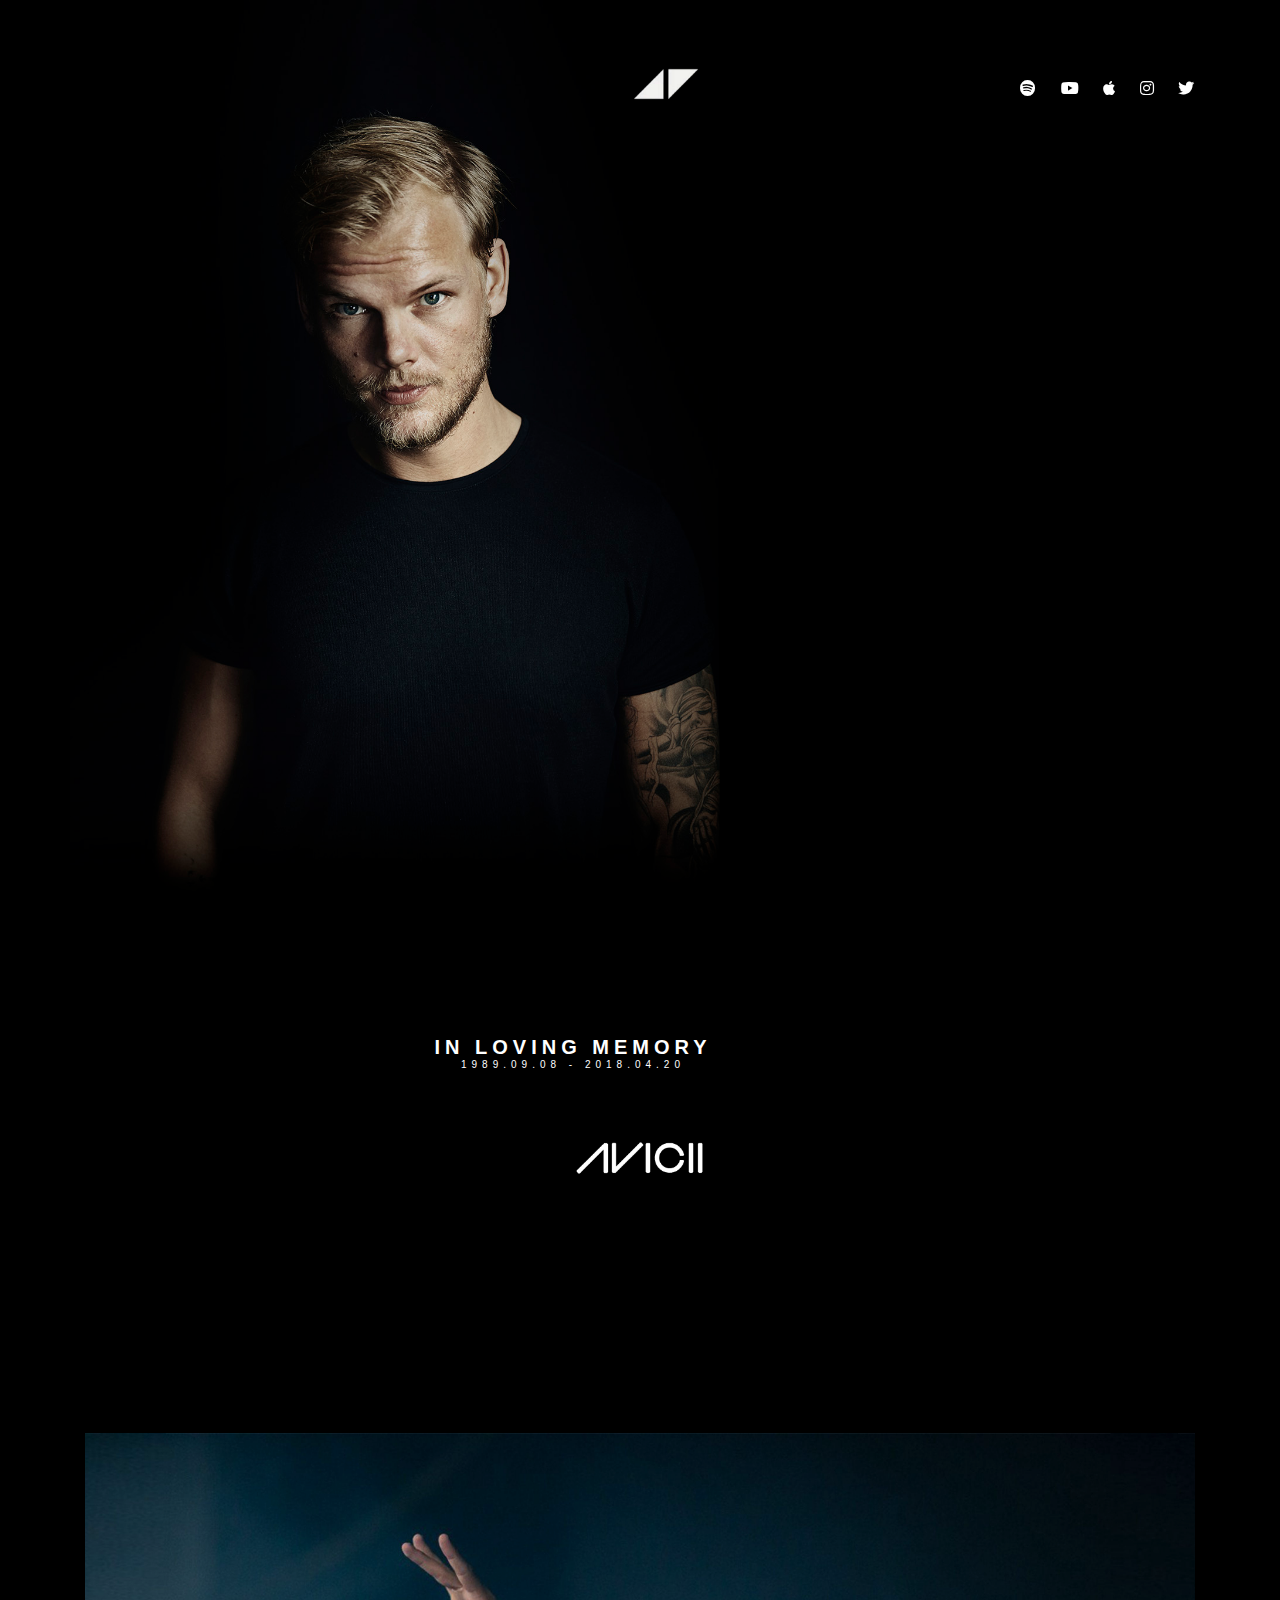
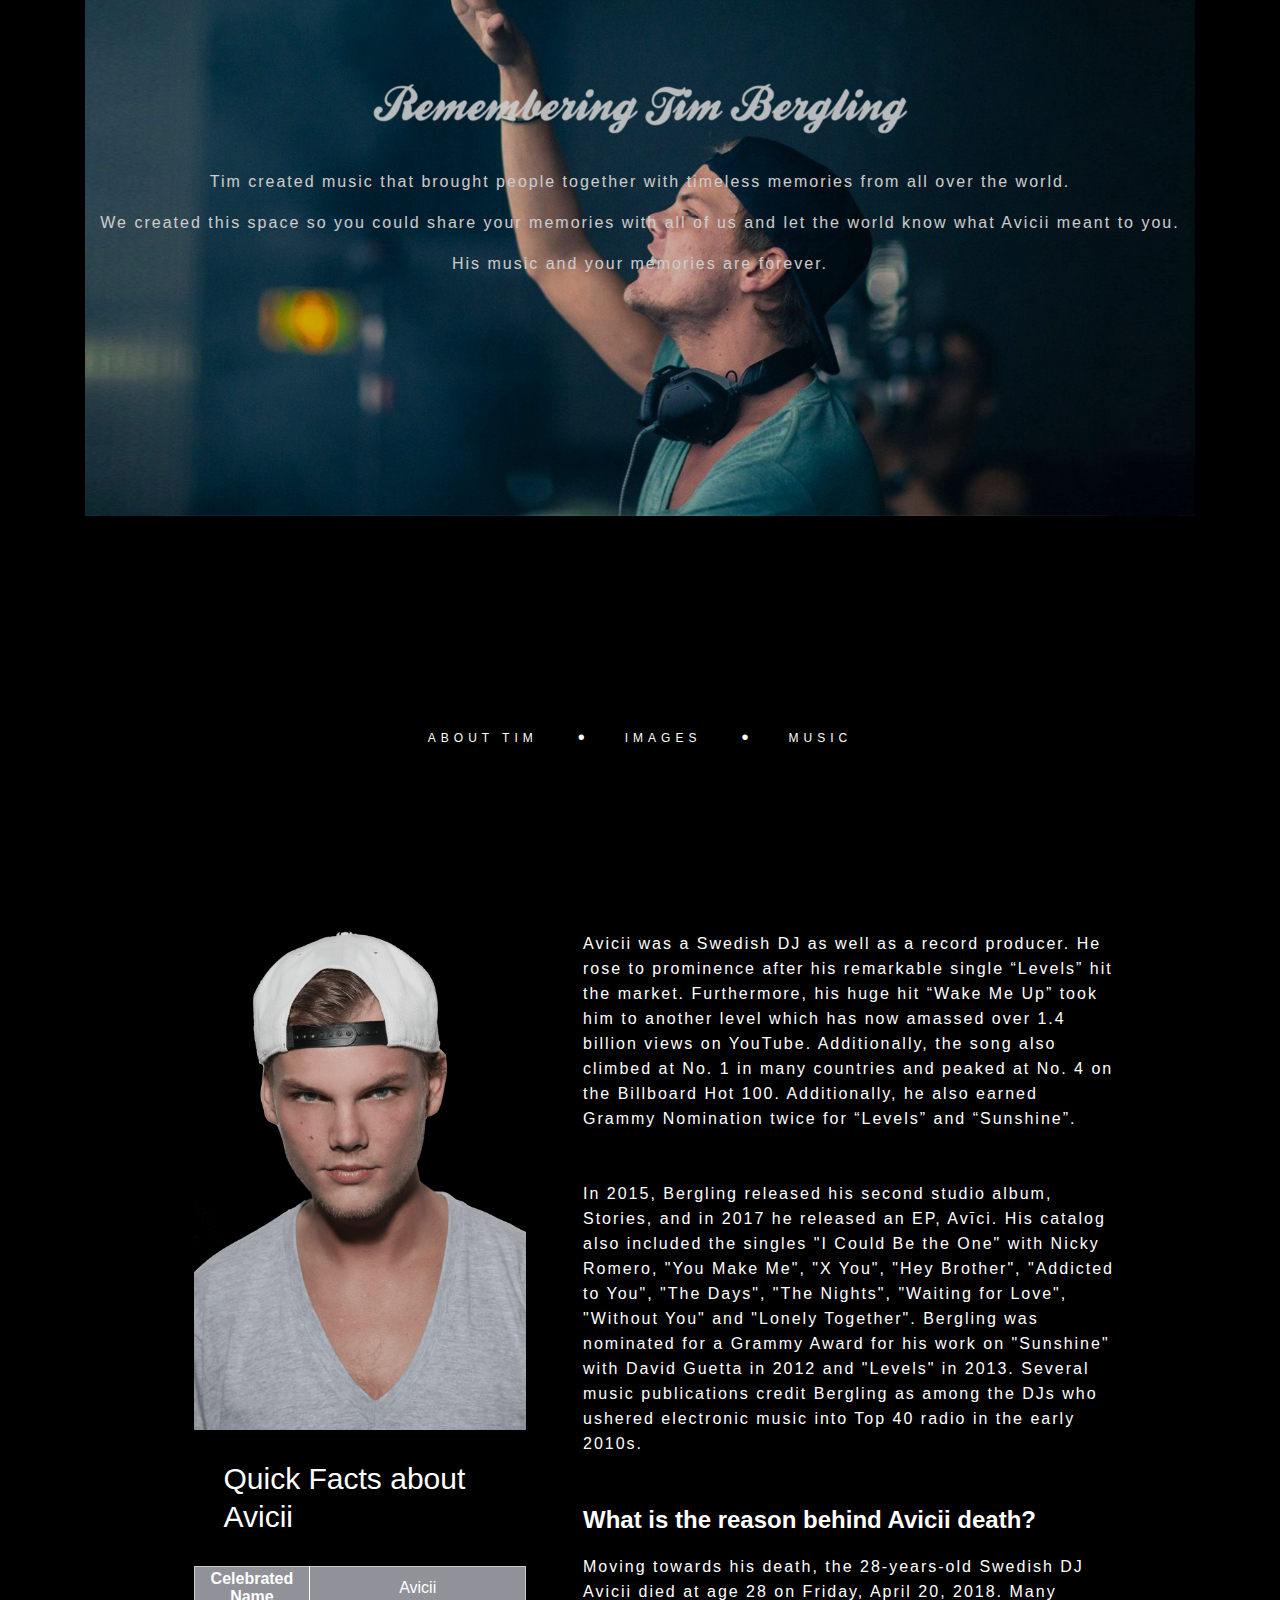
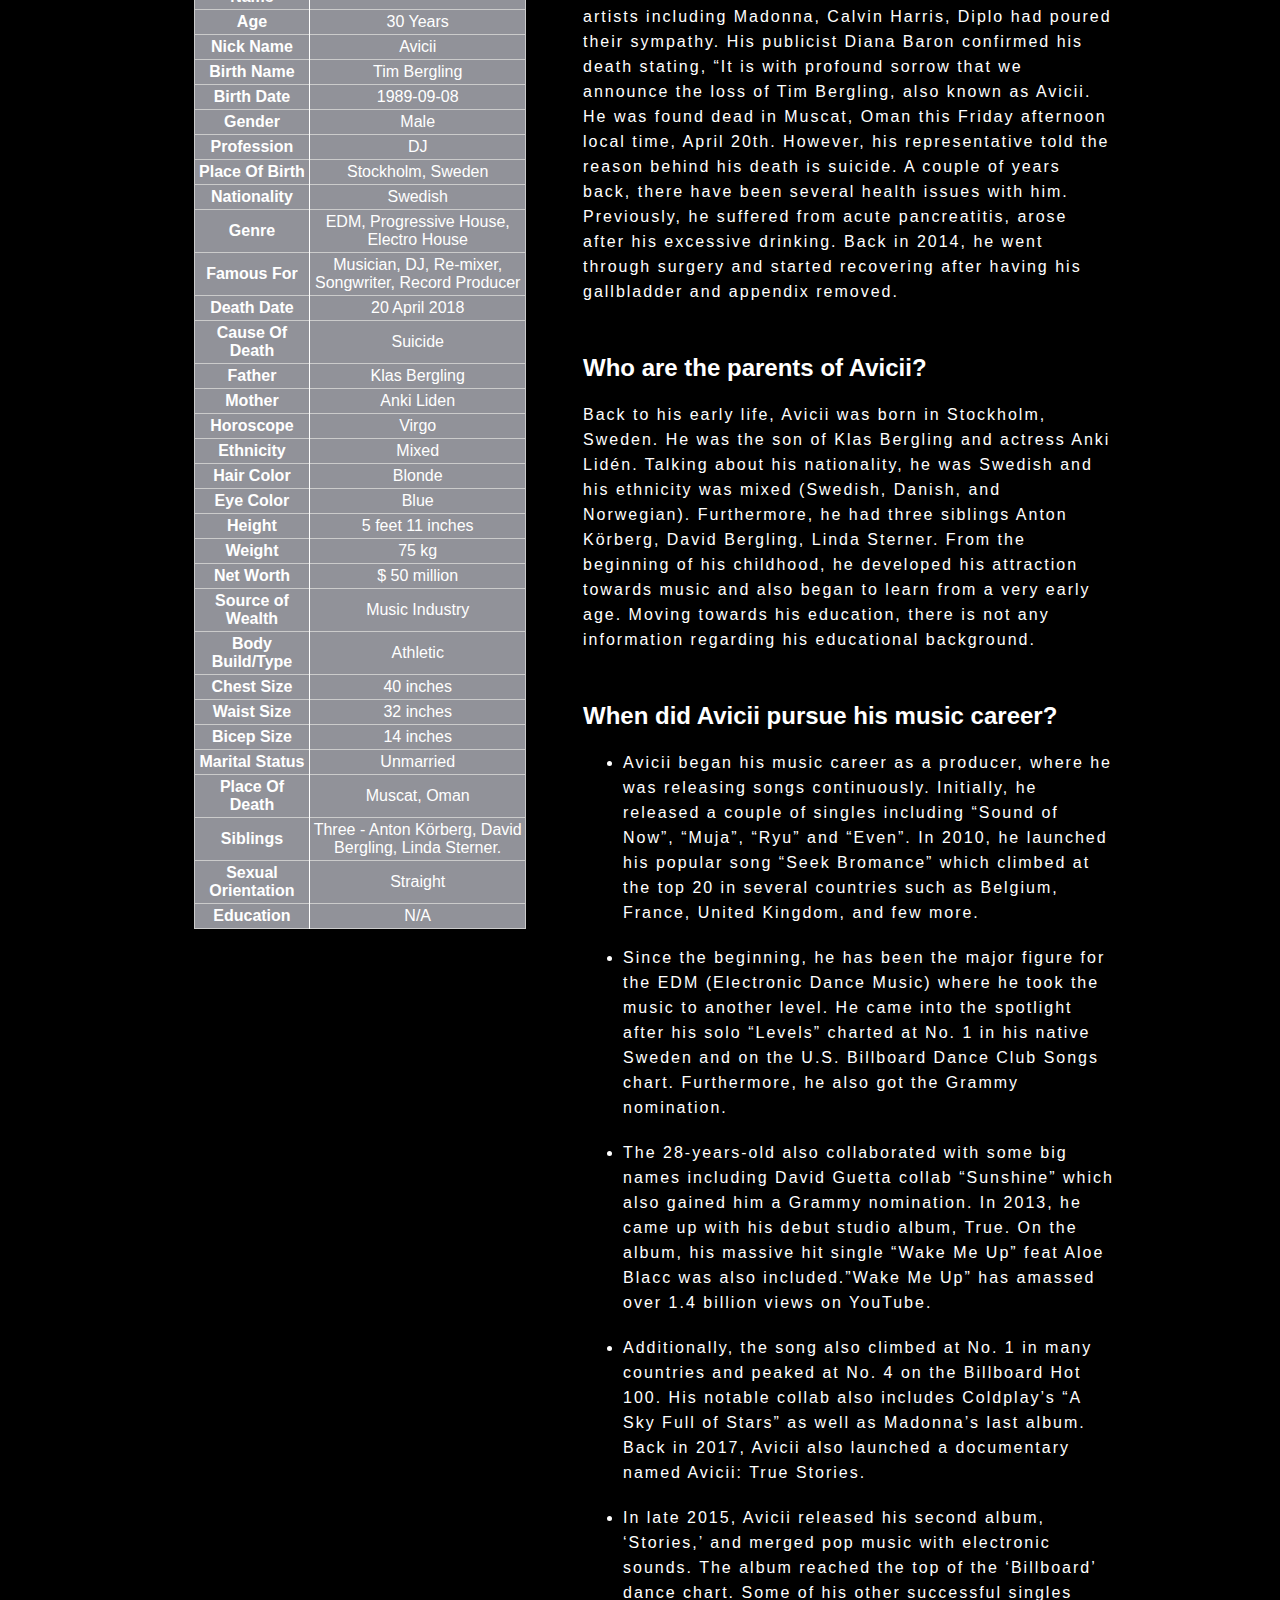
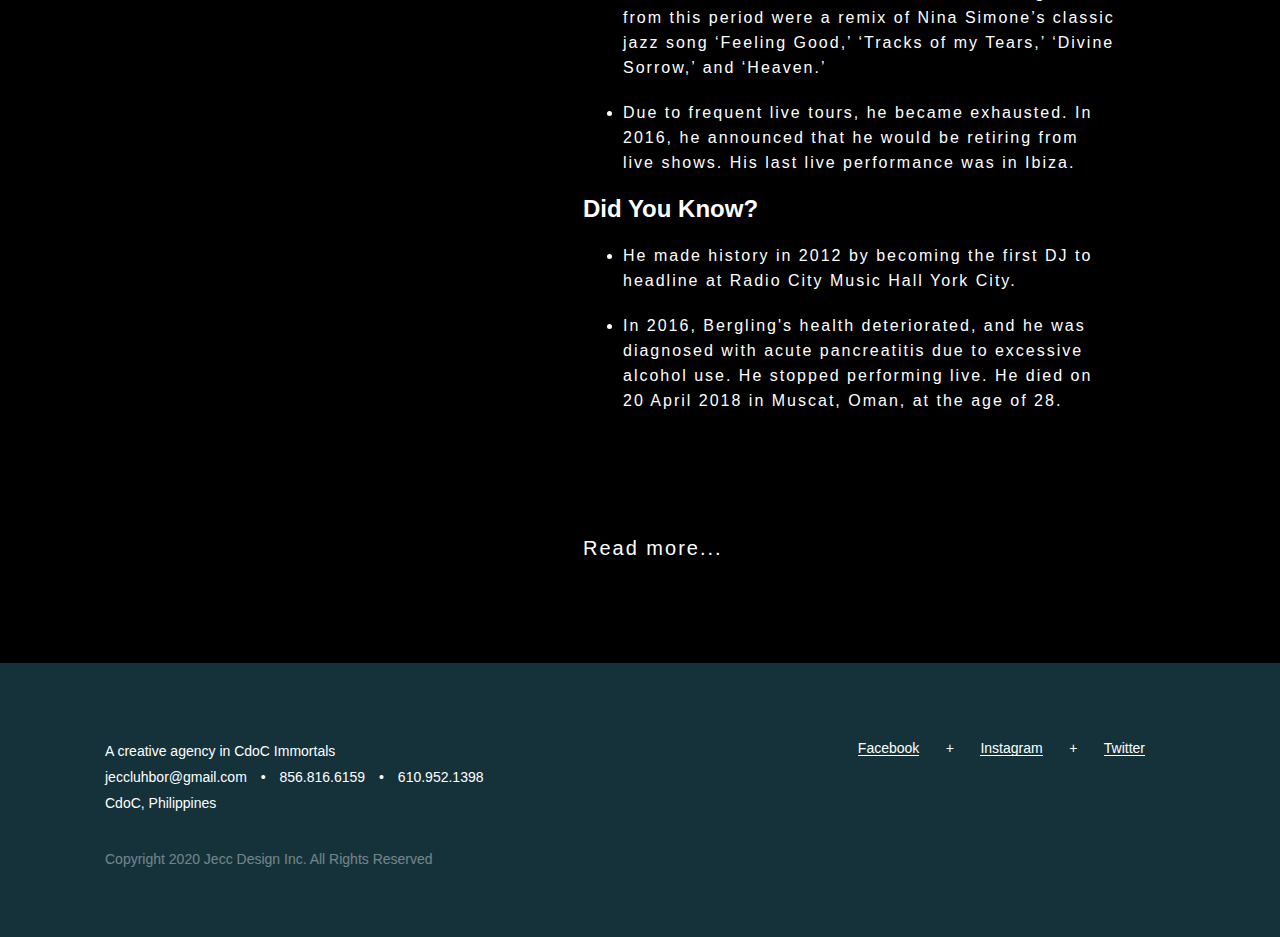
<file: index.html>
<html lang="en">

<head>
    <meta charset="UTF-8">
    <meta name="viewport" content="width=device-width, initial-scale=1.0">
    <meta http-equiv="X-UA-Compatible" content="ie=edge">
    
    <title>TimBergling</title>

    <!--googlefont-->
    <link rel="stylesheet" href="https://fonts.googleapis.com/css2?family=Manrope&family=Noto+Sans&family=Nunito+Sans&family=Railway&display=swap">
    
    <!--css-->
    <link rel="stylesheet" href="css/style.css">
    <!--fontawesome-->
    <link rel="stylesheet" href="fonts/fontawesome-free-5.12.1-web/css/all.css" rel="stylesheets">

    <!--bootsrap and js-->
    <link rel="stylesheet" href="../bootstrap-4.5.0-dist/css/bootstrap-grid.min.css">
    <script src="bootstrap-4.5.0-dist/js/bootstrap.min.js"></script>

    <!--headlogo-->
    <link rel="shortcut icon" href="images/logo(copy2).png">

</head>

<body>
    <section id="index" class="full">
    <header>
        <div class="container main">
            <div class="heading">
                <img class="Logo" src="images/logoWhite.png" alt="">
            </div>
            <nav class="social">
                    <a href="https://open.spotify.com/artist/1vCWHaC5f2uS3yhpwWbIA6?si=IYzh3XGLTo2t_CzCMTro0g" target="_blank"><i class="fab fa-spotify"></i></a>
                    <a href="https://www.youtube.com/user/AviciiOfficialVEVO" target="_blank"><i class="fab fa-youtube"></i></a>
                    <a href="https://itunes.apple.com/ca/artist/avicii/298496035" target="_blank"><i class="fab fa-apple"></i></a>
                    <a href="" target="_blank"><i class="fab fa-instagram"></i></a>
                    <a href="" target="_blank"><i class="fab fa-twitter"></i></a>
            </nav>
            
        </div>
    </header>
    </section>

    <section class="section1" style="height: 530px;">
        <div class="container">
            <div>
                <!--<img class="img-fluid" id="mainbackground" src="images/Tim Studio2264_e.jpg" alt="" width="470" height="2276">-->
                
                <h3>In loving memory</h3>
                <p>1989.09.08 - 2018.04.20</p>
            </div>

                <img class="anotherlogo" src="images/2ndlogo.png" alt="">
        </div>
    </section>

    <section class="memory">
        <div class="container">

            <div class="remembering">
                <h2><img src="images/remembering.png" alt=""></h2>
                    
                <p>Tim created music that brought people together with timeless memories from all over the world.</p>
                <p>We created this space so you could share your memories with all of us and let the world know what Avicii meant to you.</p>
                <p>His music and your memories are forever.</p>
            </div>
             
        </div>

    </section>

    <section class="menu">
        
        <div class="container">

            <div class="switch_menu" id="navigation">
                <ul>
                    <li><a href="index.html#menu_switch" class="btn btn-primary" data-toggle="timmy">About Tim</a></li>
                    <li class="sepe"><p>•</p></li>
                    <li><a href="../Final Project/gallery page/gallery.html#demo" class="btn btn-primary" data-toggle="collapse">Images</a></li>
                    <li class="sepe"><p>•</p></li>
                    <li><a class="content-open" href="">Music</a></li>
                    
                </ul>
            </div>

            <!--image gallery
            <section id="instagramhashtag" class="content_switch">
                <div id="demo" class="collapse">
                    <div class="imagesintro">
                        <h2>Sometimes a picture is worth more than a thousand words.</h2>
                        <p>Upload a picture that captures your own perfect Avicii moment.</p>
                    </div>

                    <ul class="uploaded_images grid-images" data-colcade="columns: .grid-col-images, items: .grid-item-images">
                        <div class="grid-col-images grid-col-images--1"><li class="grid-item-images"><img src="images/ak_avc_2703.jpg"></li><li class="grid-item-images"><img src="images/gallery/1535120694-2018-08-24_280179069_ba5578da-c89f-467c-a20f-c48b992e1860.jpg"></li><li class="grid-item-images"><img src="images/gallery/1535122537-2018-08-24_avicii.jpg"></li><li class="grid-item-images"><img src="images/gallery/1535122998-2018-08-24_ec57c50b-c9d9-4751-8b5b-5d3c2f049ca3.png"></li><li class="grid-item-images"><img src="images/gallery/1535123102-2018-08-24_20180430_094404.png"></li><li class="grid-item-images"><img src="images/gallery/1535123474-2018-08-24_img_20180824_170353-1.jpg"></li><li class="grid-item-images"><img src="images/gallery/1535123491-2018-08-24_tim.jpg"></li><li class="grid-item-images"><img src="images/gallery/1535123834-2018-08-24_b37aaf4c-0962-420c-b544-a9bb467168d5.jpeg"></li><li class="grid-item-images"><img src="images/gallery/1535124551-2018-08-24_che5swqxaaa8noq.jpg"></li><li class="grid-item-images"><img src="images/gallery/1535159795-2018-08-25_a81f6deb-9ad1-42de-aad6-ec0ad04db28a.jpeg"></li><li class="grid-item-images"><img src="images/gallery/wallpaperflare.com_wallpaper (4).jpg"></li><li class="grid-item-images"><img src="https://avicii.com/wp-content/uploads/memoryupload/2018-08-24/1535126783-2018-08-24_dji6cmhxcaaj2ey.jpg"></li><li class="grid-item-images"><img src="https://avicii.com/wp-content/uploads/memoryupload/2018-08-24/1535127446-2018-08-24_330b88bf-b662-4d3d-afd5-9f9926c96919.jpeg"></li></div>
                        <div class="grid-col-images grid-col-images--2"><li class="grid-item-images"><img src="https://avicii.com/wp-content/uploads/memoryupload/2018-08-24/1535120694-2018-08-24_280179069_ba5578da-c89f-467c-a20f-c48b992e1860.jpg"></li><li class="grid-item-images"><img src="https://avicii.com/wp-content/uploads/memoryupload/2018-08-24/1535124444-2018-08-24_50e81d2c-0280-4a11-98d0-9960b16a104d.jpeg"></li><li class="grid-item-images"><img src="https://avicii.com/wp-content/uploads/memoryupload/2018-08-24/1535124551-2018-08-24_che5swqxaaa8noq.jpg"></li><li class="grid-item-images"><img src="https://avicii.com/wp-content/uploads/memoryupload/2018-08-24/1535124869-2018-08-24_c6c54904aa67cc6baa913dcc82f77970-1024x682.jpg"></li><li class="grid-item-images"><img src="https://avicii.com/wp-content/uploads/memoryupload/2018-08-24/1535126465-2018-08-24_avicii-produced-2016-billboard-1548.jpg"></li><li class="grid-item-images"><img src="https://avicii.com/wp-content/uploads/memoryupload/2018-08-24/1535126769-2018-08-24_f3d69e54-0436-41ef-9f65-d4e9742b4e3e.jpeg"></li><li class="grid-item-images"><img src="https://avicii.com/wp-content/uploads/memoryupload/2018-08-24/1535127396-2018-08-24_2018-08-24-09.35.26-1.jpg"></li><li class="grid-item-images"><img src="https://avicii.com/wp-content/uploads/memoryupload/2018-08-24/1535130205-2018-08-24_38c14703-b9db-4093-b538-4d267c82a2cd.jpeg"></li><li class="grid-item-images"><img src="https://avicii.com/wp-content/uploads/memoryupload/2018-08-24/1535130589-2018-08-24_95a83109-2c90-4586-ae6b-0579e7cea38f.jpeg"></li></div>
                        <div class="grid-col-images grid-col-images--3"><li class="grid-item-images"><img src="https://avicii.com/wp-content/uploads/memoryupload/2018-08-24/1535121667-2018-08-24_img20180824163821.jpg"></li><li class="grid-item-images"><img src="https://avicii.com/wp-content/uploads/memoryupload/2018-08-24/1535121953-2018-08-24_20170502_175931.jpg"></li><li class="grid-item-images"><img src="https://avicii.com/wp-content/uploads/memoryupload/2018-08-24/1535122116-2018-08-24_4debcfed-0e53-4e53-a92a-ba4b929507ee.jpeg"></li><li class="grid-item-images"><img src="https://avicii.com/wp-content/uploads/memoryupload/2018-08-24/1535122998-2018-08-24_ec57c50b-c9d9-4751-8b5b-5d3c2f049ca3.png"></li><li class="grid-item-images"><img src="https://avicii.com/wp-content/uploads/memoryupload/2018-08-24/1535123102-2018-08-24_20180430_094404.png"></li><li class="grid-item-images"><img src="https://avicii.com/wp-content/uploads/memoryupload/2018-08-24/1535124606-2018-08-24_avicii-3.jpg"></li><li class="grid-item-images"><img src="https://avicii.com/wp-content/uploads/memoryupload/2018-08-24/1535126744-2018-08-24_4d351059-d546-4a41-ae4e-64f00086240b.jpeg"></li><li class="grid-item-images"><img src="https://avicii.com/wp-content/uploads/memoryupload/2018-08-24/1535127814-2018-08-24_imag4379_1527771027839.jpg"></li><li class="grid-item-images"><img src="https://avicii.com/wp-content/uploads/memoryupload/2018-08-24/1535127872-2018-08-24_dsc_00000105.JPG"></li><li class="grid-item-images"><img src="https://avicii.com/wp-content/uploads/memoryupload/2018-08-24/1535128050-2018-08-24_avicii-1.jpg"></li><li class="grid-item-images"><img src="https://avicii.com/wp-content/uploads/memoryupload/2018-08-24/1535128055-2018-08-24_img_8786.jpg"></li><li class="grid-item-images"><img src="https://avicii.com/wp-content/uploads/memoryupload/2018-08-24/1535128428-2018-08-24_7937c3a4-b0cc-4fff-b979-7618b9374479.jpeg"></li></div>
                        <div class="grid-col-images grid-col-images--4"><li class="grid-item-images"><img src="https://avicii.com/wp-content/uploads/memoryupload/2018-08-24/1535121919-2018-08-24_img_20180426_114936_415.jpg"></li><li class="grid-item-images"><img src="https://avicii.com/wp-content/uploads/memoryupload/2018-08-24/1535122085-2018-08-24_ca905857-3e52-4b0f-9ce6-b01cc37be82f.jpeg"></li><li class="grid-item-images"><img src="https://avicii.com/wp-content/uploads/memoryupload/2018-08-24/1535122537-2018-08-24_avicii.jpg"></li><li class="grid-item-images"><img src="https://avicii.com/wp-content/uploads/memoryupload/2018-08-24/1535123491-2018-08-24_tim.jpg"></li><li class="grid-item-images"><img src="https://avicii.com/wp-content/uploads/memoryupload/2018-08-24/1535123947-2018-08-24_98865e10-2ce0-48e8-a6f2-731615c921dc.jpeg"></li><li class="grid-item-images"><img src="https://avicii.com/wp-content/uploads/memoryupload/2018-08-24/1535124284-2018-08-24_201808241722232-1.jpg"></li><li class="grid-item-images"><img src="https://avicii.com/wp-content/uploads/memoryupload/2018-08-24/1535126517-2018-08-24_picsart_05-03-10.22.36.jpg"></li><li class="grid-item-images"><img src="https://avicii.com/wp-content/uploads/memoryupload/2018-08-24/1535126936-2018-08-24_dsc_0459.JPG"></li><li class="grid-item-images"><img src="https://avicii.com/wp-content/uploads/memoryupload/2018-08-24/1535127068-2018-08-24_img_0009.JPG"></li><li class="grid-item-images"><img src="https://avicii.com/wp-content/uploads/memoryupload/2018-08-24/1535128629-2018-08-24_50b2570e-645e-4eed-a5f3-4f39675593c5.png"></li><li class="grid-item-images"><img src="https://avicii.com/wp-content/uploads/memoryupload/2018-08-24/1535128903-2018-08-24_6667ad47-eea9-433b-9de2-24e264af3012.jpeg"></li><li class="grid-item-images"><img src="https://avicii.com/wp-content/uploads/memoryupload/2018-08-24/1535129139-2018-08-24_received_1664503813669470.jpeg"></li><li class="grid-item-images"><img src="https://avicii.com/wp-content/uploads/memoryupload/2018-08-24/1535129157-2018-08-24_0b93fcee-a171-4c77-8896-b340b00ab5f2.jpeg"></li><li class="grid-item-images"><img src="https://avicii.com/wp-content/uploads/memoryupload/2018-08-24/1535129600-2018-08-24_img_20180818_200841_942.jpg"></li><li class="grid-item-images"><img src="https://avicii.com/wp-content/uploads/memoryupload/2018-08-24/1535130516-2018-08-24_20180824_190750.png"></li><li class="grid-item-images"><img src="https://avicii.com/wp-content/uploads/memoryupload/2018-08-24/1535130747-2018-08-24_maxresdefault.jpg"></li></div>
                
                    </ul>
                </div>
             </section>

            End of image gallery-->

            <div id="menu_switch">
                <div  id="abawtTim" class="timmy">
                    <img class="Timpicture" src="images/TimPicture.png" alt="">

                    <h2>Quick Facts about Avicii</h2>

                    <div class="quickfact">
                        <table>
                            <tbody>
                            <tr>
                            <th>Celebrated Name</th>
                            <td>Avicii</td>
                            </tr>
                            <tr>
                            <th>Age</th>
                            <td>30 Years</td>
                            </tr>
                            <tr>
                            <th>Nick Name</th>
                            <td>Avicii</td>
                            </tr>
                            <tr class="alt">
                            <th>Birth Name</th>
                            <td>Tim Bergling</td>
                            </tr>
                            <tr>
                            <th>Birth Date</th>
                            <td>1989-09-08</td>
                            </tr>
                            <tr>
                            <th>Gender</th>
                            <td>Male</td>
                            </tr>
                            <tr class="alt">
                            <th>Profession</th>
                            <td>DJ</td>
                            </tr>
                            <tr class="">
                            <th>Place Of Birth</th>
                            <td>Stockholm, Sweden</td>
                            </tr>
                            <tr class="alt">
                            <th>Nationality</th>
                            <td>Swedish</td>
                            </tr>
                            <tr class="">
                            <th>Genre</th>
                            <td>EDM, Progressive House, Electro House</td>
                            </tr>
                            <tr class="alt">
                            <th>Famous For</th>
                            <td>Musician, DJ, Re-mixer, Songwriter, Record Producer</td>
                            </tr>
                            <tr class="">
                            <th>Death Date</th>
                            <td>20 April 2018</td>
                            </tr>
                            <tr class="alt">
                            <th>Cause Of Death</th>
                            <td>Suicide</td>
                            </tr>
                            <tr class="">
                            <th>Father</th>
                            <td>Klas Bergling</td>
                            </tr>
                            <tr class="alt">
                            <th>Mother</th>
                            <td>Anki Liden</td>
                            </tr>
                            <tr class="">
                            <th>Horoscope</th>
                            <td>Virgo</td>
                            </tr>
                            <tr class="alt">
                            <th>Ethnicity</th>
                            <td>Mixed</td>
                            </tr>
                            <tr class="">
                            <th>Hair Color</th>
                            <td>Blonde</td>
                            </tr>
                            <tr class="alt">
                            <th>Eye Color</th>
                            <td>Blue</td>
                            </tr>
                            <tr class="">
                            <th>Height</th>
                            <td>5 feet 11 inches</td>
                            </tr>
                            <tr class="alt">
                            <th>Weight</th>
                            <td>75 kg</td>
                            </tr>
                            <tr class="">
                            <th>Net Worth</th>
                            <td>$ 50 million</td>
                            </tr>
                            <tr class="alt">
                            <th>Source of Wealth</th>
                            <td>Music Industry</td>
                            </tr>
                            <tr class="">
                            <th>Body Build/Type</th>
                            <td>Athletic</td>
                            </tr>
                            <tr class="alt">
                            <th>Chest Size</th>
                            <td>40 inches</td>
                            </tr>
                            <tr class="">
                            <th>Waist Size</th>
                            <td>32 inches</td>
                            </tr>
                            <tr class="alt">
                            <th>Bicep Size</th>
                            <td>14 inches</td>
                            </tr>
                            <tr class="">
                            <th>Marital Status</th>
                            <td>Unmarried</td>
                            </tr>
                            <tr class="alt">
                            <th>Place Of Death</th>
                            <td>Muscat, Oman</td>
                            </tr>
                            <tr class="">
                            <th>Siblings</th>
                            <td>Three - Anton Körberg, David Bergling, Linda Sterner.</td>
                            </tr>
                            <tr class="alt">
                            <th>Sexual Orientation</th>
                            <td>Straight</td>
                            </tr>
                            <tr class="">
                            <th>Education</th>
                            <td>N/A</td>
                            </tr>
                        </tbody>
                        </table> </div>

                </div>
            </div>

            <div class="timformation">
                <p>Avicii was a Swedish DJ as well as a record producer. 
                    He rose to prominence after his remarkable single “Levels” hit the market. 
                    Furthermore, his huge hit “Wake Me Up” took him to another level which has 
                    now amassed over 1.4 billion views on YouTube. Additionally, the song also climbed at No. 
                    1 in many countries and peaked at No. 4 on the Billboard Hot 100. Additionally, 
                    he also earned Grammy Nomination twice for “Levels” and “Sunshine”.
                </p>

                <p>
                    In 2015, Bergling released his second studio album, Stories, and in 2017 he released an EP, 
                    Avīci. His catalog also included the singles "I Could Be the One" with Nicky Romero, 
                    "You Make Me", "X You", "Hey Brother", "Addicted to You", "The Days", "The Nights", 
                    "Waiting for Love", "Without You" and "Lonely Together". Bergling was nominated for a 
                    Grammy Award for his work on "Sunshine" with David Guetta in 2012 and "Levels" in 2013. 
                    Several music publications credit Bergling as among the DJs who ushered electronic music into 
                    Top 40 radio in the early 2010s.
                </p>

                <h2>
                    What is the reason behind Avicii death?
                </h2>

                <p>
                    Moving towards his death, the 28-years-old Swedish DJ Avicii died at age 28 on Friday, 
                    April 20, 2018. Many artists including Madonna, Calvin Harris, Diplo had poured their sympathy. 
                    His publicist Diana Baron confirmed his death stating, “It is with profound sorrow that we announce 
                    the loss of Tim Bergling, also known as Avicii. He was found dead in Muscat, Oman this Friday afternoon local time, 
                    April 20th.

                    However, his representative told the reason behind his death is suicide. A couple of years back, 
                    there have been several health issues with him. Previously, he suffered from acute pancreatitis, 
                    arose after his excessive drinking. Back in 2014, he went through surgery and started recovering 
                    after having his gallbladder and appendix removed.
                </p>

                <h2>
                    Who are the parents of Avicii?
                </h2>

                <p>
                    Back to his early life, Avicii was born in Stockholm, Sweden. He was the son of Klas Bergling and 
                    actress Anki Lidén. Talking about his nationality, he was Swedish and his ethnicity was mixed 
                    (Swedish, Danish, and Norwegian).

                    Furthermore, he had three siblings Anton Körberg, David Bergling, Linda Sterner. 
                    From the beginning of his childhood, he developed his attraction towards music and also began to 
                    learn from a very early age. Moving towards his education, there is not any information regarding 
                    his educational background.
                </p>

                <h2>
                    When did Avicii pursue his music career?
                </h2>
                
                <ul>
                    <li>
                        Avicii began his music career as a producer, where he was releasing songs continuously. Initially, 
                        he released a couple of singles including “Sound of Now”, “Muja”, “Ryu” and “Even”. In 2010, 
                        he launched his popular song “Seek Bromance” which climbed at the top 20 in several countries 
                        such as Belgium, France, United Kingdom, and few more.
                    </li>
                    <li>
                        Since the beginning, he has been the major figure for the EDM (Electronic Dance Music) 
                        where he took the music to another level. He came into the spotlight after his solo “Levels” 
                        charted at No. 1 in his native Sweden and on the U.S. Billboard Dance Club Songs chart. 
                        Furthermore, he also got the Grammy nomination.
                    </li>
                    <li>
                        The 28-years-old also collaborated with some big names including David Guetta collab 
                        “Sunshine” which also gained him a Grammy nomination. In 2013, he came up with his debut 
                        studio album, True. On the album, his massive hit single “Wake Me Up” feat Aloe Blacc was 
                        also included.”Wake Me Up” has amassed over 1.4 billion views on YouTube.
                    </li>
                    <li>
                        Additionally, the song also climbed at No. 1 in many countries and peaked at No. 4 on the Billboard Hot 100. 
                        His notable collab also includes Coldplay’s “A Sky Full of Stars” as well as Madonna’s last album. 
                        Back in 2017, Avicii also launched a documentary named Avicii: True Stories.
                    </li>
                    <li>
                        In late 2015, Avicii released his second album, ‘Stories,’ and merged pop music with electronic sounds. 
                        The album reached the top of the ‘Billboard’ dance chart. Some of his other successful singles from this period 
                        were a remix of Nina Simone’s classic jazz song ‘Feeling Good,’ ‘Tracks of my Tears,’ ‘Divine Sorrow,’ and ‘Heaven.’
                    </li>
                    <li>
                        Due to frequent live tours, he became exhausted. In 2016, he announced that he would be retiring from live shows. 
                        His last live performance was in Ibiza.
                    </li>
                </ul>

                <h2>
                    Did You Know?
                </h2>

            <ul>
                <li>
                    He made history in 2012 by becoming the first DJ to headline at Radio City Music Hall York City.
                </li>
                <li>
                    In 2016, Bergling's health deteriorated, and he was diagnosed with acute pancreatitis due to excessive 
                    alcohol use. He stopped performing live. He died on 20 April 2018 in Muscat, Oman, at the age of 28.
                </li>
            </ul>

            <a class="read buttom" href="About TIm page/abouttim.html">Read more...</a>
            </div>
        </div>
    </section>

</body>

<footer id="globalFooter" class="global">		
	<div class="container">
		
		<div class="row spaced">
			<div class="col contact-details">
				<p>A creative agency in CdoC Immortals<br>
				<a href="jeccluhbor@gmail.com">jeccluhbor@gmail.com</a> <span class="vline-div dsk">•</span> 856.816.6159 <span class="vline-div">•</span> 610.952.1398<br>
				CdoC, Philippines</p>
			</div>
			
			<div class="col social-links">
				<ul>
					<li><a href="https://www.facebook.com/griflan" target="_blank" class="uline">Facebook</a></li>
					<li>+</li>
					<li><a href="https://www.instagram.com/griflan/" target="_blank" class="uline">Instagram</a></li>
					<li>+</li>
					<li><a href="https://dribbble.com/Griflan" target="_blank" class="uline">Twitter</a></li>
				</ul>
			</div>
		</div>
		
		<div class="legal"><p>Copyright 2020 Jecc Design Inc. All Rights Reserved</p></div>
		
	</div>	
</footer>

</html>
</file>
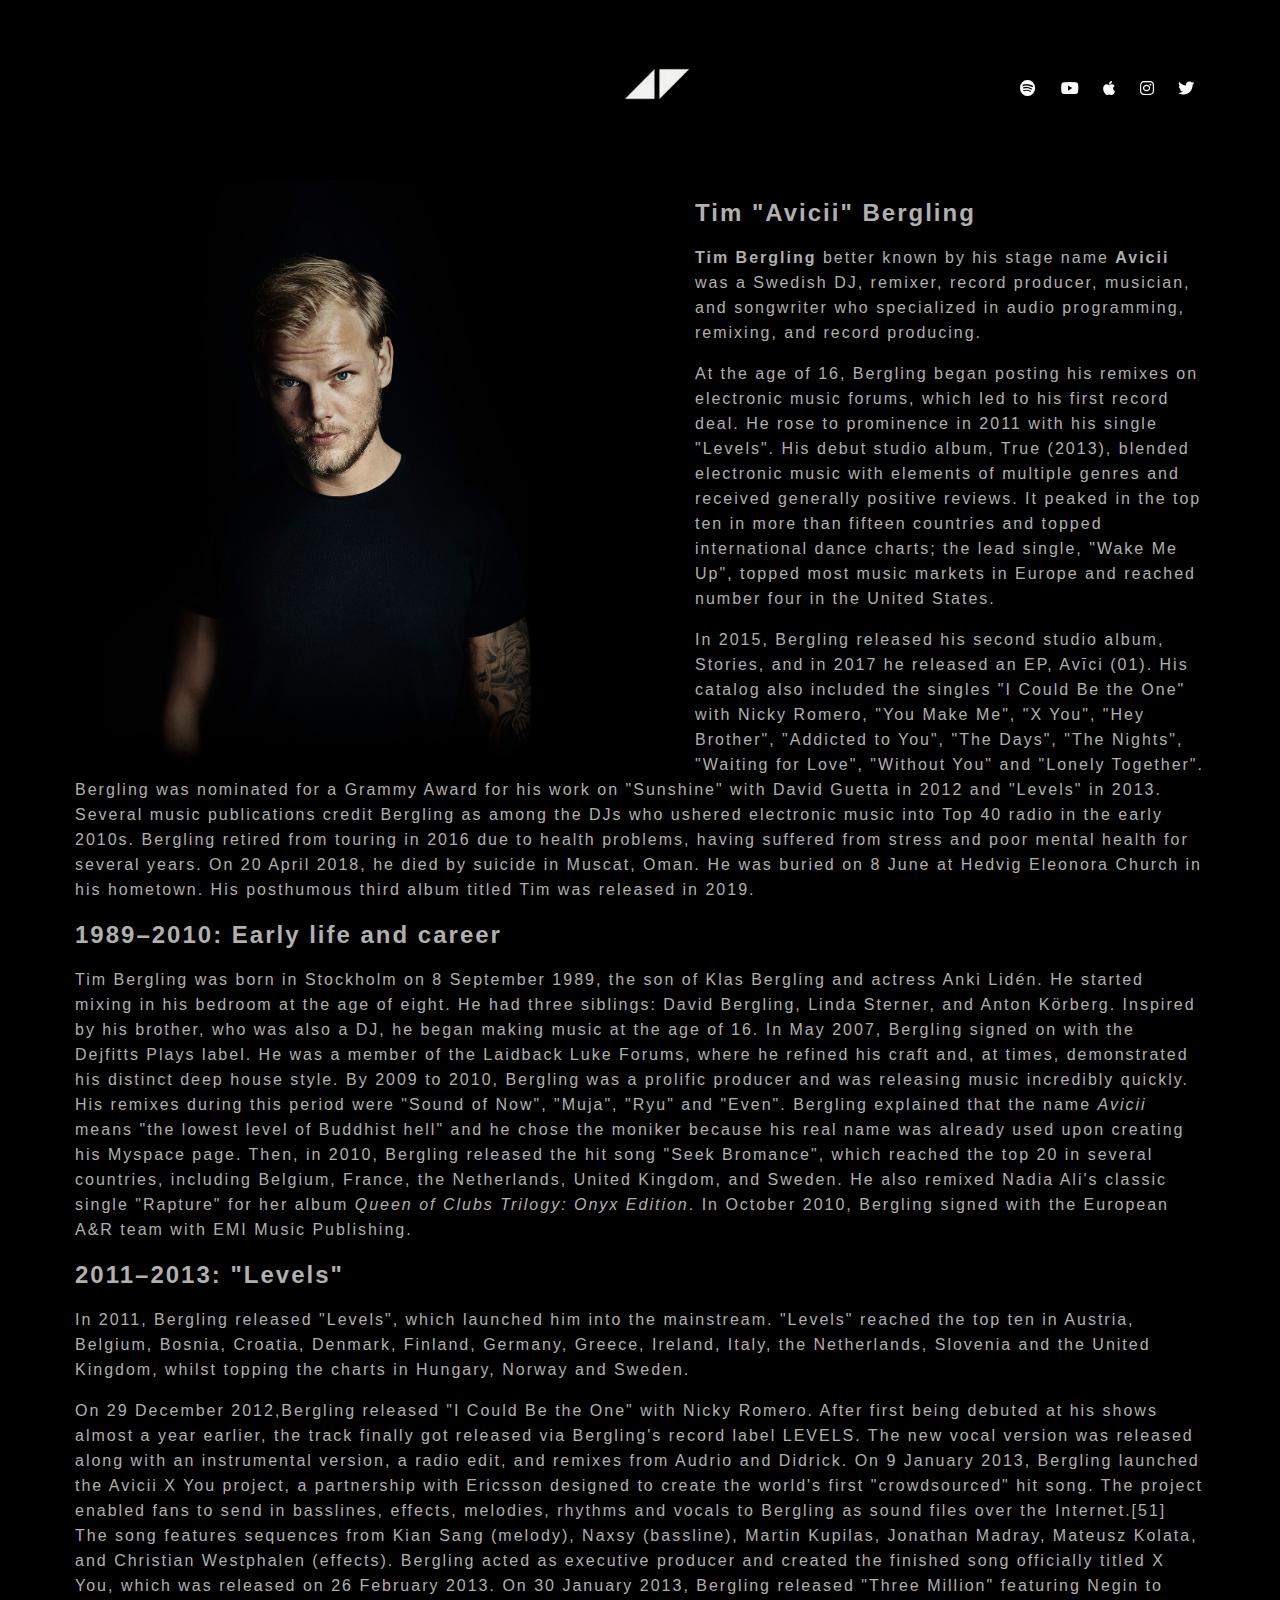
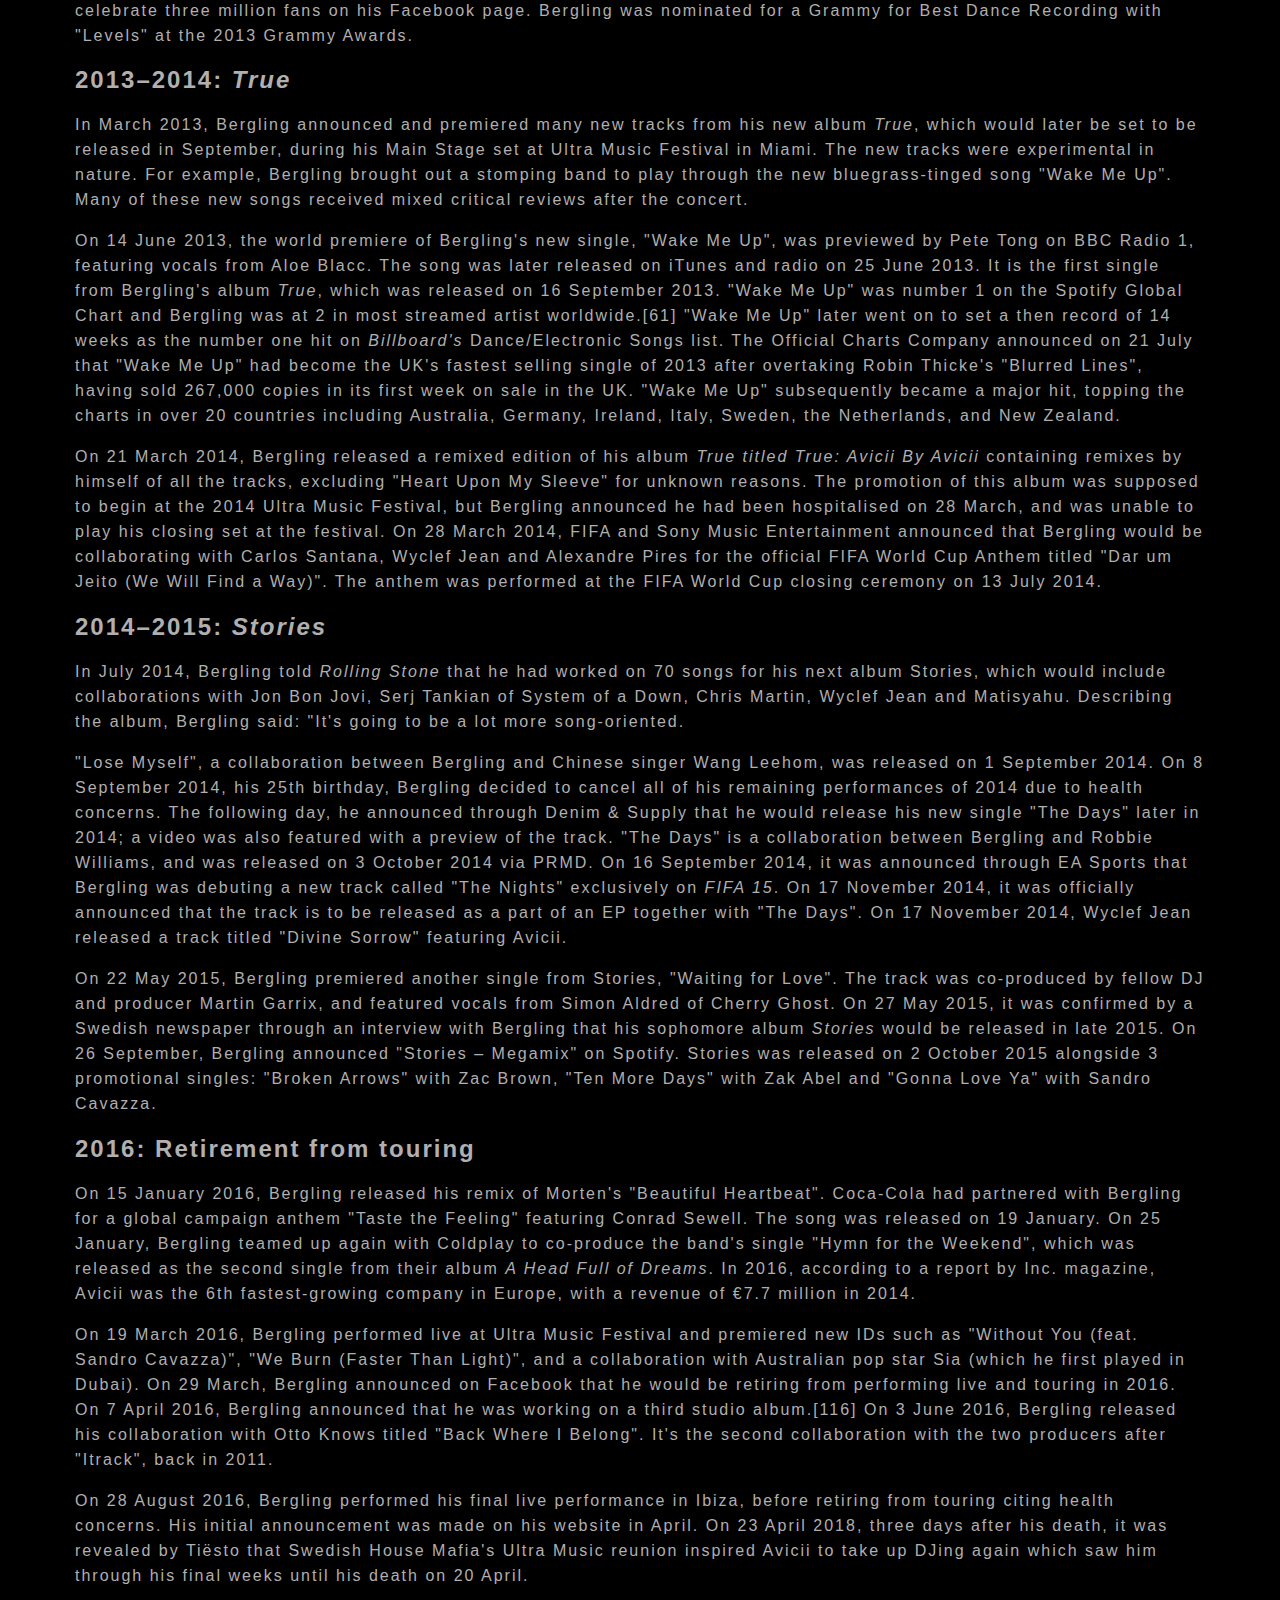
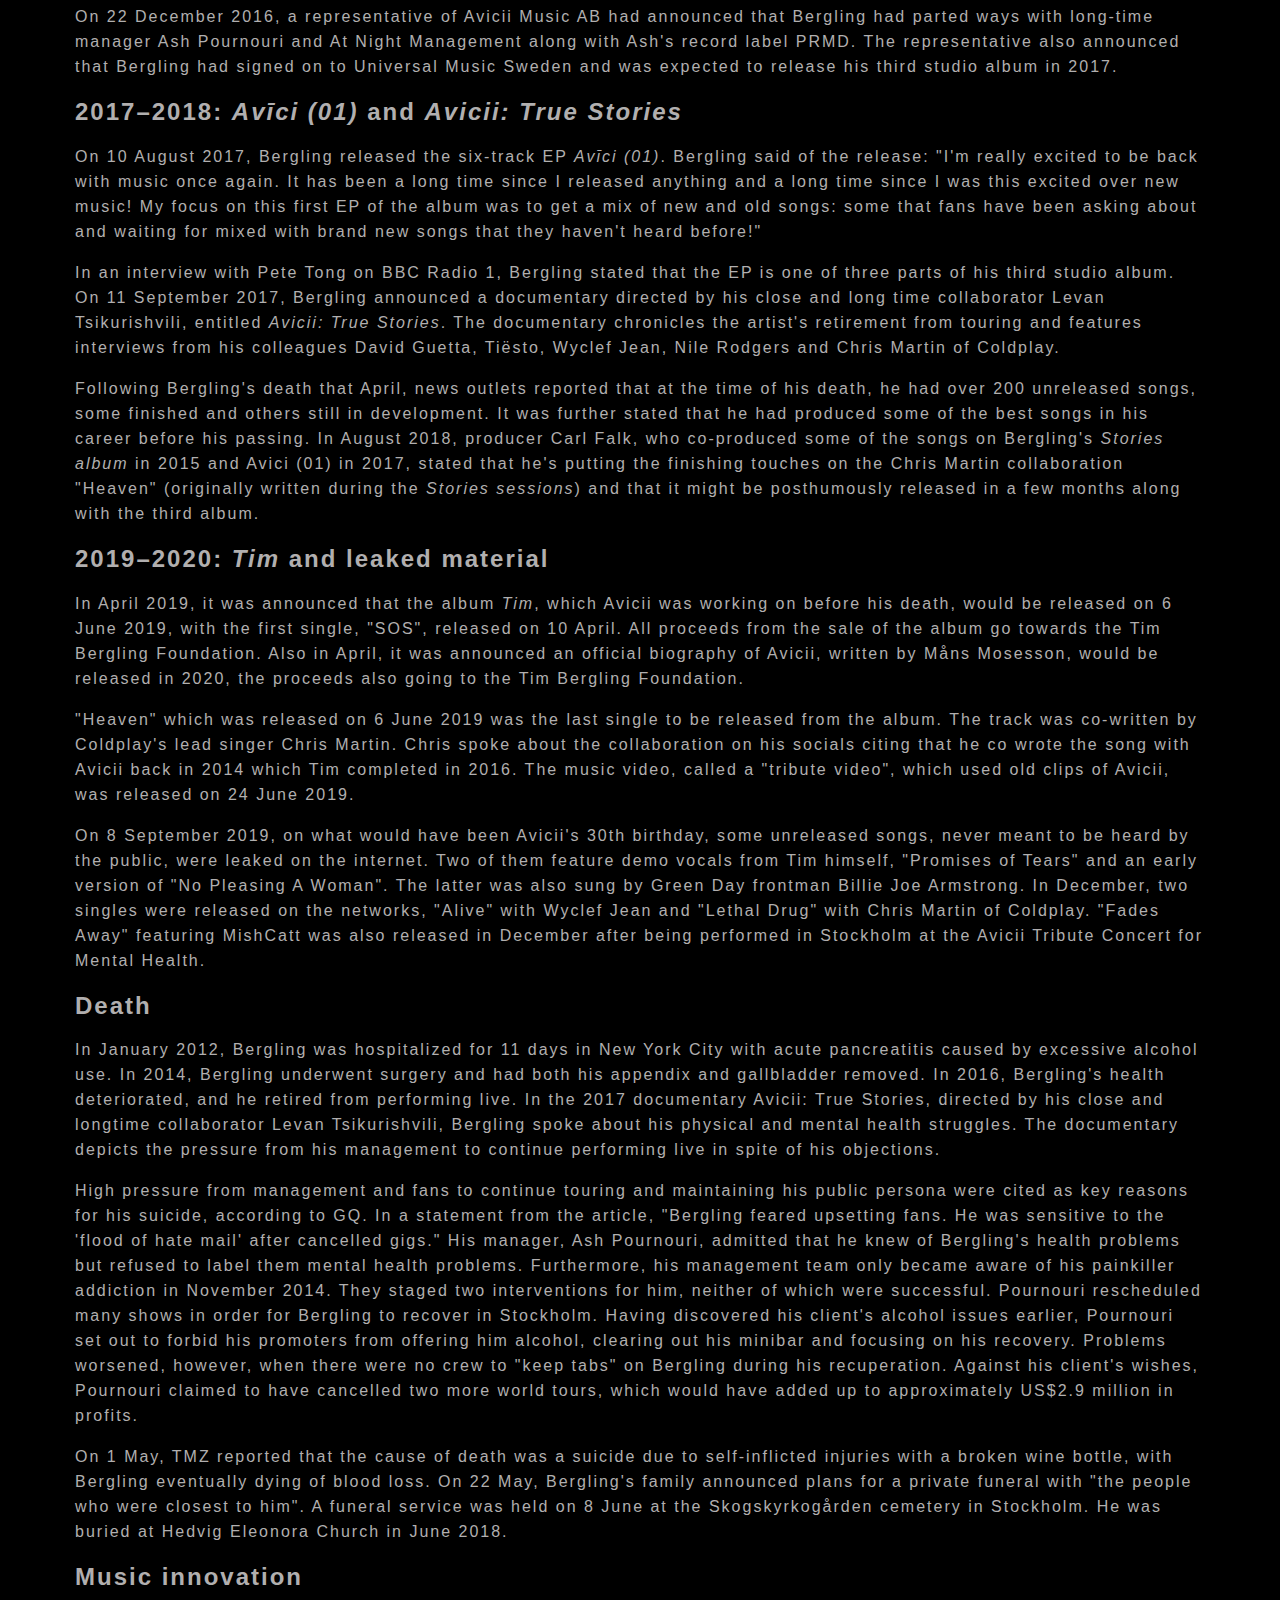
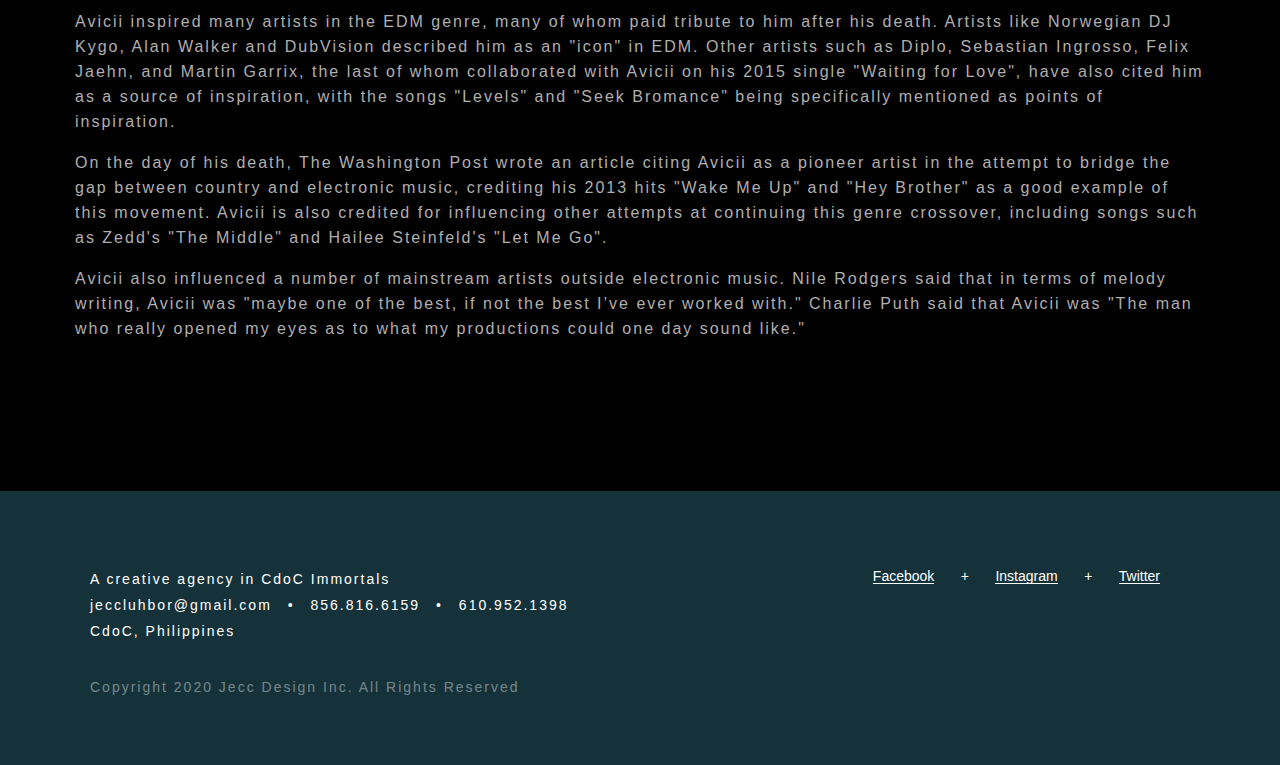
<file: About TIm page/abouttim.html>
<!DOCTYPE html>
<html lang="en">
<head>
    <meta charset="UTF-8">
    <meta name="viewport" content="width=device-width, initial-scale=1.0">
    <meta http-equiv="X-UA-Compatible" content="ie=edge">

    <title>TimBergling</title>
    
    <!--google font-->
    <link rel="stylesheet" href="https://fonts.googleapis.com/css2?family=Manrope&family=Noto+Sans&family=Nunito+Sans&family=Railway&display=swap">
    
    <!--Css-->
    <link rel="stylesheet" href="../css/aboutTim.css">
    <!--fontawesome-->
    <link rel="stylesheet" href="../fonts/fontawesome-free-5.12.1-web/css/all.css" rel="stylesheets">
    <!--Bootstrap and js-->
    <link rel="stylesheet" href="../bootstrap-4.5.0-dist/css/bootstrap-grid.min.css">
    <script src="../bootstrap-4.5.0-dist/js/bootstrap.min.js"></script>

    <!--headlogo-->
    <link rel="shortcut icon" href="images/logo(copy2).png">

</head>

<body>
    <header>
        <div class="container">
            <div class="heading">
                <a href="../index.html"><img class="Logo" src="../images/logoWhite.png" alt=""></a>
            </div>

            

            <nav class="social">
                    <a href="https://open.spotify.com/artist/1vCWHaC5f2uS3yhpwWbIA6?si=IYzh3XGLTo2t_CzCMTro0g" target="_blank"><i class="fab fa-spotify"></i></a>
                    <a href="https://www.youtube.com/user/AviciiOfficialVEVO" target="_blank"><i class="fab fa-youtube"></i></a>
                    <a href="https://itunes.apple.com/ca/artist/avicii/298496035" target="_blank"><i class="fab fa-apple"></i></a>
                    <a href="" target="_blank"><i class="fab fa-instagram"></i></a>
                    <a href="" target="_blank"><i class="fab fa-twitter"></i></a>
            </nav>
            
        </div>
    </header>

    <section>
        <div class="aside">
            <div>
                <img class="mainbackground" src="../images/Tim Studio2264_e.jpg" alt="">
            </div>
                <h2>Tim "Avicii" Bergling</h2>
                <p><b>Tim Bergling</b> better known by his stage name <b>Avicii</b> was a Swedish DJ, remixer, record producer, musician, 
                    and songwriter who specialized in audio programming, remixing, and record producing.
                </p> 
                <p>At the age of 16, Bergling began posting his remixes on electronic music forums, which led to his first record deal. 
                    He rose to prominence in 2011 with his single "Levels". His debut studio album, True (2013), blended electronic 
                    music with elements of multiple genres and received generally positive reviews. It peaked in the top ten in more 
                    than fifteen countries and topped international dance charts; the lead single, "Wake Me Up", topped most music markets
                     in Europe and reached number four in the United States.
                </p> 
                <p>
                    In 2015, Bergling released his second studio album, Stories, and in 2017 he released an EP, Avīci (01). 
                    His catalog also included the singles "I Could Be the One" with Nicky Romero, "You Make Me", "X You", 
                    "Hey Brother", "Addicted to You", "The Days", "The Nights", "Waiting for Love", "Without You" and 
                    "Lonely Together". Bergling was nominated for a Grammy Award for his work on "Sunshine" with David Guetta in 2012 
                    and "Levels" in 2013. Several music publications credit Bergling as among the DJs who ushered electronic music 
                    into Top 40 radio in the early 2010s. Bergling retired from touring in 2016 due to health problems, having 
                    suffered from stress and poor mental health for several years. On 20 April 2018, he died by suicide in Muscat, Oman. 
                    He was buried on 8 June at Hedvig Eleonora Church in his hometown. His posthumous third album titled Tim was released in 2019.
                </p> 

                <h2>1989–2010: Early life and career</h2>

                <p>
                    Tim Bergling was born in Stockholm on 8 September 1989, the son of Klas Bergling and actress Anki Lidén. 
                    He started mixing in his bedroom at the age of eight. He had three siblings: David Bergling, Linda Sterner, 
                    and Anton Körberg. Inspired by his brother, who was also a DJ, he began making music at the age of 16. 
                    In May 2007, Bergling signed on with the Dejfitts Plays label. He was a member of the Laidback Luke Forums, 
                    where he refined his craft and, at times, demonstrated his distinct deep house style. By 2009 to 2010, 
                    Bergling was a prolific producer and was releasing music incredibly quickly. His remixes during this period 
                    were "Sound of Now", "Muja", "Ryu" and "Even". Bergling explained that the name <i>Avicii</i>  means "the lowest 
                    level of Buddhist hell" and he chose the moniker because his real name was already used upon creating his 
                    Myspace page. Then, in 2010, Bergling released the hit song "Seek Bromance", which reached the top 20 in 
                    several countries, including Belgium, France, the Netherlands, United Kingdom, and Sweden. He also remixed 
                    Nadia Ali's classic single "Rapture" for her album <i>Queen of Clubs Trilogy: Onyx Edition</i>. In October 2010, 
                    Bergling signed with the European A&R team with EMI Music Publishing.
                </p>

                <h2>
                    2011–2013: "Levels"
                </h2>

                <p>
                    In 2011, Bergling released "Levels", which launched him into the mainstream. "Levels" reached the top ten in Austria,
                    Belgium, Bosnia, Croatia, Denmark, Finland, Germany, Greece, Ireland, Italy, the Netherlands, Slovenia and the United
                    Kingdom, whilst topping the charts in Hungary, Norway and Sweden.
                </p>
                <p>
                    On 29 December 2012,Bergling released "I Could Be the One" with Nicky Romero. After first being debuted at his shows 
                    almost a year earlier, the track finally got released via Bergling's record label LEVELS. The new vocal version was 
                    released along with an instrumental version, a radio edit, and remixes from Audrio and Didrick. On 9 January 2013, 
                    Bergling launched the Avicii X You project, a partnership with Ericsson designed to create the world's first 
                    "crowdsourced" hit song. The project enabled fans to send in basslines, effects, melodies, rhythms and vocals to 
                    Bergling as sound files over the Internet.[51] The song features sequences from Kian Sang (melody), Naxsy (bassline), 
                    Martin Kupilas, Jonathan Madray, Mateusz Kolata, and Christian Westphalen (effects). Bergling acted as executive 
                    producer and created the finished song officially titled X You, which was released on 26 February 2013. 
                    On 30 January 2013, Bergling released "Three Million" featuring Negin to celebrate three million fans on his 
                    Facebook page. Bergling was nominated for a Grammy for Best Dance Recording with "Levels" at the 2013 Grammy Awards.
                </p>

                <h2>
                    2013–2014: <i>True</i>  
                </h2>
                <p>
                    In March 2013, Bergling announced and premiered many new tracks from his new album <i>True</i>, which would later be set 
                    to be released in September, during his Main Stage set at Ultra Music Festival in Miami. The new tracks were 
                    experimental in nature. For example, Bergling brought out a stomping band to play through the new bluegrass-tinged 
                    song "Wake Me Up". Many of these new songs received mixed critical reviews after the concert.
                </p>
                <p>
                    On 14 June 2013, the world premiere of Bergling's new single, "Wake Me Up", was previewed by Pete Tong on BBC 
                    Radio 1, featuring vocals from Aloe Blacc. The song was later released on iTunes and radio on 25 June 2013. 
                    It is the first single from Bergling's album <i>True</i>, which was released on 16 September 2013. "Wake Me Up" 
                    was number 1 on the Spotify Global Chart and Bergling was at 2 in most streamed artist worldwide.[61] "Wake Me Up" 
                    later went on to set a then record of 14 weeks as the number one hit on <i>Billboard's</i> Dance/Electronic Songs list.
                    The Official Charts Company announced on 21 July that "Wake Me Up" had become the UK's fastest selling single of 
                    2013 after overtaking Robin Thicke's "Blurred Lines", having sold 267,000 copies in its first week on sale in the UK. 
                    "Wake Me Up" subsequently became a major hit, topping the charts in over 20 countries including Australia, Germany,
                    Ireland, Italy, Sweden, the Netherlands, and New Zealand.
                </p>
                <p>
                    On 21 March 2014, Bergling released a remixed edition of his album <i>True titled True: Avicii By Avicii</i> containing remixes 
                    by himself of all the tracks, excluding "Heart Upon My Sleeve" for unknown reasons. The promotion of this album was 
                    supposed to begin at the 2014 Ultra Music Festival, but Bergling announced he had been hospitalised on 28 March, 
                    and was unable to play his closing set at the festival. On 28 March 2014, FIFA and Sony Music Entertainment 
                    announced that Bergling would be collaborating with Carlos Santana, Wyclef Jean and Alexandre Pires for the official 
                    FIFA World Cup Anthem titled "Dar um Jeito (We Will Find a Way)". The anthem was performed at the FIFA World Cup 
                    closing ceremony on 13 July 2014.
                </p>

                <h2>
                    2014–2015: <i>Stories</i>
                </h2>
                <p>
                    In July 2014, Bergling told <i>Rolling Stone</i> that he had worked on 70 songs for his next album Stories, which would 
                    include collaborations with Jon Bon Jovi, Serj Tankian of System of a Down, Chris Martin, Wyclef Jean and Matisyahu.
                    Describing the album, Bergling said: "It's going to be a lot more song-oriented.
                </p>
                <p>
                    "Lose Myself", a collaboration between Bergling and Chinese singer Wang Leehom, was released on 1 September 2014. 
                    On 8 September 2014, his 25th birthday, Bergling decided to cancel all of his remaining performances of 2014 due 
                    to health concerns. The following day, he announced through Denim & Supply that he would release his new single 
                    "The Days" later in 2014; a video was also featured with a preview of the track. "The Days" is a collaboration 
                    between Bergling and Robbie Williams, and was released on 3 October 2014 via PRMD. On 16 September 2014, it was 
                    announced through EA Sports that Bergling was debuting a new track called "The Nights" exclusively on <i>FIFA 15</i>. 
                    On 17 November 2014, it was officially announced that the track is to be released as a part of an EP together with 
                    "The Days". On 17 November 2014, Wyclef Jean released a track titled "Divine Sorrow" featuring Avicii.
                </p>
                <p>
                    On 22 May 2015, Bergling premiered another single from Stories, "Waiting for Love". The track was co-produced by 
                    fellow DJ and producer Martin Garrix, and featured vocals from Simon Aldred of Cherry Ghost. On 27 May 2015, 
                    it was confirmed by a Swedish newspaper through an interview with Bergling that his sophomore album <i>Stories</i> 
                    would be released in late 2015. On 26 September, Bergling announced "Stories – Megamix" on Spotify. Stories was 
                    released on 2 October 2015 alongside 3 promotional singles: "Broken Arrows" with Zac Brown, "Ten More Days" with 
                    Zak Abel and "Gonna Love Ya" with Sandro Cavazza.
                </p>

                <h2>
                    2016: Retirement from touring
                </h2>
                <p>
                    On 15 January 2016, Bergling released his remix of Morten's "Beautiful Heartbeat". Coca-Cola had partnered with 
                    Bergling for a global campaign anthem "Taste the Feeling" featuring Conrad Sewell. The song was released on 
                    19 January. On 25 January, Bergling teamed up again with Coldplay to co-produce the band's single "Hymn for the 
                    Weekend", which was released as the second single from their album <i>A Head Full of Dreams</i>. In 2016, according 
                    to a report by Inc. magazine, Avicii was the 6th fastest-growing company in Europe, with a revenue of €7.7 million 
                    in 2014.
                </p>
                <p>
                    On 19 March 2016, Bergling performed live at Ultra Music Festival and premiered new IDs such as "Without You (feat. Sandro Cavazza)", 
                    "We Burn (Faster Than Light)", and a collaboration with Australian pop star Sia (which he first played in Dubai). 
                    On 29 March, Bergling announced on Facebook that he would be retiring from performing live and touring in 2016. 
                    On 7 April 2016, Bergling announced that he was working on a third studio album.[116] On 3 June 2016, Bergling 
                    released his collaboration with Otto Knows titled "Back Where I Belong". It's the second collaboration with the 
                    two producers after "Itrack", back in 2011.
                </p>
                <p>
                    On 28 August 2016, Bergling performed his final live performance in Ibiza, before retiring from touring citing health concerns. 
                    His initial announcement was made on his website in April. On 23 April 2018, three days after his death, 
                    it was revealed by Tiësto that Swedish House Mafia's Ultra Music reunion inspired Avicii to take up DJing again 
                    which saw him through his final weeks until his death on 20 April.
                </p>
                <p>
                    On 22 December 2016, a representative of Avicii Music AB had announced that Bergling had parted ways with 
                    long-time manager Ash Pournouri and At Night Management along with Ash's record label PRMD. The representative 
                    also announced that Bergling had signed on to Universal Music Sweden and was expected to release his third studio 
                    album in 2017.
                </p>

                <h2>
                    2017–2018: <i>Avīci (01)</i> and <i>Avicii: True Stories</i>
                </h2>
                <p>
                    On 10 August 2017, Bergling released the six-track EP <i>Avīci (01)</i>. Bergling said of the release: "I'm really 
                    excited to be back with music once again. It has been a long time since I released anything and a long time since 
                    I was this excited over new music! My focus on this first EP of the album was to get a mix of new and old songs: 
                    some that fans have been asking about and waiting for mixed with brand new songs that they haven't heard before!"
                </p>
                <p>
                    In an interview with Pete Tong on BBC Radio 1, Bergling stated that the EP is one of three parts of his third 
                    studio album. On 11 September 2017, Bergling announced a documentary directed by his close and long time 
                    collaborator Levan Tsikurishvili, entitled <i>Avicii: True Stories</i>. The documentary chronicles the artist's 
                    retirement from touring and features interviews from his colleagues David Guetta, Tiësto, Wyclef Jean, 
                    Nile Rodgers and Chris Martin of Coldplay.
                </p>
                <p>
                    Following Bergling's death that April, news outlets reported that at the time of his death, he had over 200 unreleased songs, 
                    some finished and others still in development. It was further stated that he had produced some of the best songs 
                    in his career before his passing. In August 2018, producer Carl Falk, who co-produced some of the songs 
                    on Bergling's <i>Stories album</i> in 2015 and Avici (01) in 2017, stated that he's putting the finishing touches on the 
                    Chris Martin collaboration "Heaven" (originally written during the <i>Stories sessions</i>) and that it might be posthumously 
                    released in a few months along with the third album.
                </p>

                <h2>
                    2019–2020: <i>Tim</i> and leaked material
                </h2>
                <p>
                    In April 2019, it was announced that the album <i>Tim</i>, which Avicii was working on before his death, would be released on 
                    6 June 2019, with the first single, "SOS", released on 10 April. All proceeds from the sale of the album go towards 
                    the Tim Bergling Foundation. Also in April, it was announced an official biography of Avicii, written by Måns Mosesson, 
                    would be released in 2020, the proceeds also going to the Tim Bergling Foundation.
                </p>
                <p>
                    "Heaven" which was released on 6 June 2019 was the last single to be released from the album. The track was co-written by 
                    Coldplay's lead singer Chris Martin. Chris spoke about the collaboration on his socials citing that he co wrote the 
                    song with Avicii back in 2014 which Tim completed in 2016. The music video, called a "tribute video", which used old 
                    clips of Avicii, was released on 24 June 2019.
                </p>
                <p>
                    On 8 September 2019, on what would have been Avicii's 30th birthday, some unreleased songs, never meant to be heard by the 
                    public, were leaked on the internet. Two of them feature demo vocals from Tim himself, "Promises of Tears" and an 
                    early version of "No Pleasing A Woman". The latter was also sung by Green Day frontman Billie Joe Armstrong. 
                    In December, two singles were released on the networks, "Alive" with Wyclef Jean and "Lethal Drug" with 
                    Chris Martin of Coldplay. "Fades Away" featuring MishCatt was also released in December after being performed 
                    in Stockholm at the Avicii Tribute Concert for Mental Health.
                </p>

                <h2>
                    Death
                </h2>
                <p>
                    In January 2012, Bergling was hospitalized for 11 days in New York City with acute pancreatitis caused by excessive 
                    alcohol use. In 2014, Bergling underwent surgery and had both his appendix and gallbladder removed. In 2016, 
                    Bergling's health deteriorated, and he retired from performing live. In the 2017 documentary Avicii: True Stories, 
                    directed by his close and longtime collaborator Levan Tsikurishvili, Bergling spoke about his physical and mental 
                    health struggles. The documentary depicts the pressure from his management to continue performing live in spite 
                    of his objections.
                </p>
                <p>
                    High pressure from management and fans to continue touring and maintaining his public persona were cited as key 
                    reasons for his suicide, according to GQ. In a statement from the article, "Bergling feared upsetting fans. 
                    He was sensitive to the 'flood of hate mail' after cancelled gigs." His manager, Ash Pournouri, admitted that 
                    he knew of Bergling's health problems but refused to label them mental health problems. Furthermore, his management 
                    team only became aware of his painkiller addiction in November 2014. They staged two interventions for him, 
                    neither of which were successful. Pournouri rescheduled many shows in order for Bergling to recover in Stockholm. 
                    Having discovered his client's alcohol issues earlier, Pournouri set out to forbid his promoters from offering 
                    him alcohol, clearing out his minibar and focusing on his recovery. Problems worsened, however, when there were 
                    no crew to "keep tabs" on Bergling during his recuperation. Against his client's wishes, Pournouri claimed to 
                    have cancelled two more world tours, which would have added up to approximately US$2.9 million in profits.
                </p>
                <p>
                    On 1 May, TMZ reported that the cause of death was a suicide due to self-inflicted injuries with a broken wine bottle, 
                    with Bergling eventually dying of blood loss. On 22 May, Bergling's family announced plans for a private funeral 
                    with "the people who were closest to him". A funeral service was held on 8 June at the Skogskyrkogården cemetery in 
                    Stockholm. He was buried at Hedvig Eleonora Church in June 2018.
                </p>

                <h2>
                    Music innovation
                </h2>
                <p>
                    Avicii inspired many artists in the EDM genre, many of whom paid tribute to him after his death. Artists like 
                    Norwegian DJ Kygo, Alan Walker and DubVision described him as an "icon" in EDM. Other artists such as Diplo, 
                    Sebastian Ingrosso, Felix Jaehn, and Martin Garrix, the last of whom collaborated with Avicii on his 2015 single 
                    "Waiting for Love", have also cited him as a source of inspiration, with the songs "Levels" and "Seek Bromance" 
                    being specifically mentioned as points of inspiration.
                </p>
                <p>
                    On the day of his death, The Washington Post wrote an article citing Avicii as a pioneer artist in the attempt 
                    to bridge the gap between country and electronic music, crediting his 2013 hits "Wake Me Up" and "Hey Brother" 
                    as a good example of this movement. Avicii is also credited for influencing other attempts at continuing 
                    this genre crossover, including songs such as Zedd's "The Middle" and Hailee Steinfeld's "Let Me Go".
                </p>
                <p>
                    Avicii also influenced a number of mainstream artists outside electronic music. Nile Rodgers said that in 
                    terms of melody writing, Avicii was "maybe one of the best, if not the best I’ve ever worked with." 
                    Charlie Puth said that Avicii was "The man who really opened my eyes as to what my productions could one day 
                    sound like."
                </p>
        </div>
    </section>

    <footer id="globalFooter" class="global">		
        <div class="inner">
            
            <div class="row spaced">
                <div class="col contact-details">
                    <p>A creative agency in CdoC Immortals<br>
                    <a href="jeccluhbor@gmail.com">jeccluhbor@gmail.com</a> <span class="vline-div dsk">•</span> 856.816.6159 <span class="vline-div">•</span> 610.952.1398<br>
                    CdoC, Philippines</p>
                </div>
                
                <div class="col social-links">
                    <ul>
                        <li><a href="https://www.facebook.com/griflan" target="_blank" class="uline">Facebook</a></li>
                        <li>+</li>
                        <li><a href="https://www.instagram.com/griflan/" target="_blank" class="uline">Instagram</a></li>
                        <li>+</li>
                        <li><a href="https://dribbble.com/Griflan" target="_blank" class="uline">Twitter</a></li>
                    </ul>
                </div>
            </div>
            
            <div class="legal"><p>Copyright 2020 Jecc Design Inc. All Rights Reserved</p></div>
            
        </div>	
    </footer>
</body>

</html>
</file>
<file: css/style.css>
body{
    margin: 0;
    background-color: black;
    color: white;
    font-family: 'Raleway', sans-serif;
}


#index {
    animation: fadeinTop 5s;
}

.section{
    background-position: 50% 50%;
    background-repeat: no-repeat;
    background-size: cover;
    float: left;
    width: 100%;
    position: relative;
    box-sizing: border-box;
}

/*Logo*/
.Logo{
    width: 280px;
    position: absolute;
    /*top: 60px;*/
    left: 44%;
    margin: 0px 0px 0px -46px;
    /*height: 30px;*/
}

.main {
    background: url(../images/Tim\ Studio2264_e.jpg) no-repeat;
    background-size: cover;
    position: relative;
    height: 900px;
    overflow: hidden;
}

.heading{
    float: left;
}

/* unorder list */
nav.social{
    position: fixed;
    top: 0px;
    right: 0px;
    z-index: 100;
    width: auto;
    padding: 80px 66px 0px 0px;
}

a{
    margin-right: 20px;
    margin-top: 20px;
    list-style: none;
    color: white;
}

a:hover{
    color: teal;
}


/*section 1 */
/*#mainbackground{
    width: 100%;
    float: left;
    height: auto;
}*/

.section1 div{
    margin: 3px;
    /*display: table-cell;*/
    text-align: center;
    display: flow-root;
}


.section1 h3{
    color: white;
    text-transform: uppercase;
    letter-spacing: 5px;
    margin: 0px;
    width: 100%;
    float: left;
    font-size: 20px;
    padding-top: 130px;
}
 .section1 p{
    color: white;
    text-transform: uppercase;
    letter-spacing: 5px;
    margin: 0px;
    width: 100%;
    float: left;
    font-size: 10px;
    padding: 0px 0px 140px;
 }

 .anotherlogo{
    width: auto;
    height: 50px;
    position: absolute;
    /* bottom: 60px; */
    left: 50%;
    margin: -80px 0px 0px -65px;
 }

 /*remembering*/
 
.container{
    display: table;
    margin: 0px auto;
    width: 100%;
    /*height: 100%;
    /*margin-bottom: 200px;*/
}

.remembering{
    background: url(../images/anotherMain.jpg) center;
    background-size: cover;
    opacity: 0.8;
    background-repeat: no-repeat;
}

 .remembering{
    display: table-cell;
    vertical-align: middle;
    text-align: center;
    padding: 240px 0;
 }
 .remembering h2{
    width: 50%;
    /*max-width: 550px;*/
    display: table;
    margin: 0px auto 25px;
 }

 .remembering img{
    width: 100%;
    height: auto;
    float: left;
 }

 .remembering p{
    font-size: 16px;
    letter-spacing: 2px;
    line-height: 25px;
 }

 /*Swith navigation*/

 .switch_menu{
    margin-top: 200px;
    width: 100%;
    float: left;
 }

 .switch_menu ul{
    width: auto;
    display: table;
    padding: 0px 0px 170px;
    margin: 0px auto;
 }

 .switch_menu ul li {
    float: left;
    font-size: 12px;
    text-align: center;
    list-style-type: none;
}

.switch_menu ul li a {
    color: white;
    text-decoration: none;
    float: left;
    margin: 0px 20px;
    text-transform: uppercase;
    letter-spacing: 5px;
    font-size: 12px;
    padding: 15px 20px;
    text-align: center;
    opacity: 1;
    cursor: pointer;
    border-bottom: 1px solid rgba(255, 255, 255, 0);
    transition: all 0.3s;
}

.sepe {
    margin: 0px !important;
    padding: 10px 0px !important;
    letter-spacing: 0px !important;
    border: 0px none !important;
    opacity: 1 !important;
    cursor: default !important;
}

.sepe p{
    font-size: 20px;
    display: inline;
}

.switch_menu ul li :hover{
    color: teal;
}

/* About Tim*/

.TimPicture{
    width: 100%;
    position: relative;
    opacity: .9;

}

 .menu{
    padding: 0 150px;
}

.timmy{
    width: 35%;
    float: left;
    margin-left: 3%;
}

.timmy h2{
    margin: 30px 30px 30px;
    font-size: 30px;
    font-weight: 300;
    line-height: 38px;
    color: white;
}

.timmy th{
    padding: 3px;
    border-right: 1px white solid;
}

.timmy td {
    /* border-left: 1px solid white; */
    padding: 3px;
    text-align: center;
}

.timmy .quickfact{
    margin: 30px 0px;
    overflow: hidden;
}

.timmy table{
    margin-bottom: 20px;
}

.quickfact table{
    background-color: #919299;
    border-collapse: collapse;
    border-spacing: 0px;
    empty-cells: show;
    width: 100%;
    border: 1px solid rgb(203, 203, 203);
}

.quickfact tbody{
    display: table-row-group;
    vertical-align: middle;
    border-color: inherit;
}

.quickfact table tr {
    border: 1px solid rgb(203, 203, 203);
}

.timformation p{
    font-size: 16px;
    letter-spacing: 2px;
    line-height: 25px;
    margin-bottom: 50px;
}

.timformation{
    padding-left:44%;
}

.timformation li{
    font-size: 16px;
    letter-spacing: 2px;
    line-height: 25px;
    margin-bottom: 20px;
}

/*read more*/
a.read.buttom {
    margin: 0;
    font-size: 20px;
    text-decoration: none;
    letter-spacing: 2px;
    line-height: 230px;
}

.buttom:hover {
    color: teal;
}

/*image gallery*/

.imagesintro {
    max-width: 730px;
    width: 100%;
    display: table;
    margin: 0px auto 100px;
    text-align: center;
}

.imagesintro h2 {
    width: 100%;
    max-width: 550px;
    display: table;
    margin: 0px auto 25px;
    font-size: 20px;
    letter-spacing: 5px;
    text-transform: uppercase;
}

.imagesintro p {
    font-size: 16px;
    letter-spacing: 2px;
    line-height: 25px;
}

.uploaded_images {
    width: 100%;
    padding: 0px 4px;
    box-sizing: border-box;
    max-width: 1400px;
    display: table;
    margin: 0px auto 100px;
}

.grid-col-images {
    width: 25%;
    float: left;
}

.uploaded_images li {
    list-style: none;
    /*width: 25%;*/
    float: left;
    border: 5px solid black;
}

.grid-item-images {
    width: 100% !important;
}

.uploaded_images li img {
    width: 100%;
    float: left;
    box-sizing: border-box;
}


/*footer*/

#globalFooter {
    padding-top: 75px;
    padding-bottom: 65px;
    background-color: rgb(21, 50, 58);
    color: rgb(255, 255, 255);
}

.global {
    position: relative;
    width: 100%;
    z-index: 1;
    overflow: hidden;
}

 .global .container {
    width: 100%;
    max-width: 1100px;
    margin: 0px auto;
}

.spaced {
    display: flex;
    flex-flow: row wrap;
    place-content: stretch space-between;
    align-items: stretch;
}

.row {
    width: 100%;
    position: relative;
}

#globalFooter .col {
    width: 50%;
}

.col {
    position: relative;
}

#globalFooter a {
    margin: 0;
    font-family: sofia-pro, sans-serif;
    text-decoration: none;
}

#globalFooter p {
    font-size: 14px;
    margin:0;
    line-height: 1.86;
}

.global p {
    font: 300 22px/1.82 sofia-pro, sans-serif;
}

#globalFooter .social-links {
    text-align: right;
}

#globalFooter .vline-div {
    padding: 0px 10px;
}

.social-links ul{
    margin: 0px;
    padding: 0px;
    border: 0px;
}

#globalFooter .social-links li ~ li {
    margin-left: 22px;
}

.social-links li {
    display: inline-block;
    vertical-align: middle;
    font-size: 14px;
}

.uline {
    /*color: rgb(255, 68, 68);*/
    position: relative;
}

#globalFooter .legal {
    opacity: 0.4;
    margin-top: 30px;
}

a:visited {
    text-decoration: none;
}

a:focus {
    outline: none;
}

a.uline::after {
    content: "";
    position: absolute;
    left: 0px;
    bottom: 0px;
    width: 100%;
    height: 1px;
    background-color: rgb(255, 68, 68);
}

.uline:hover{
    color: #668080;
}

#globalFooter a::after {
    background-color: rgb(255, 255, 255);
}

@media screen and (min-width: 1025px){
.uline::after {
    transition: all 0.3s cubic-bezier(0.5, 0, 0.5, 1);
}
}
    
@media screen and (min-width: 1025px){
a.uline:hover::after {
    transform: translateY(-8px);
}
}
@media screen and (min-width: 1025px){
#globalFooter a.uline:hover::after {
    transform: translateY(-7px);
}
}
</file>
<file: css/aboutTim.css>
body{
    margin: 0;
    background-color: black;
    color: hsl(0, 1%, 69%);
    font-family: 'Raleway', sans-serif;
}

/*Logo*/
.Logo{
    width: 280px;
    position: absolute;
    /* top: 60px; */
    left: 44%;
    margin: -200px 0px 0px -46px;
    /* height: 30px;*/
}
.heading{
    float: left;
}


/* unorder list */
nav.social{
    position: fixed;
    top: 0px;
    right: 0px;
    z-index: 100;
    width: auto;
    padding: 80px 66px 0px 0px;
}
a{
    margin-right: 20px;
    margin-top: 20px;
    list-style: none;
    color: white;
}

/*aside*/

.mainbackground{
    width: 150%;
    /* position: relative; */
    margin-top: -220px;
}

section{
    margin-top: 200px;
    margin-right: 50px;
    margin-left: 50px;
}

.aside {
    margin-bottom: 150px;
}

.aside div{
    margin-top: 200px;
    float: left;
    width: 50%;
    margin: 200px 0 0 0;
}

.rightside {
    position: relative;
    right: 140px;
    top: 45px;
}

.aside h2 , p{
    position: inherit;
    margin-left: 25px;
    margin-right: 25px;
}

h2{ 
    letter-spacing: 2px;
    line-height: 25px;
}

p{
    font-size: 16px;
    letter-spacing: 2px;
    line-height: 25px;
}

/*footer*/

#globalFooter {
    padding-top: 75px;
    padding-bottom: 65px;
    background-color: rgb(21, 50, 58);
    color: rgb(255, 255, 255);
}

.global {
    position: relative;
    width: 100%;
    z-index: 1;
    overflow: hidden;
}

 .global .inner {
    width: 100%;
    max-width: 1100px;
    margin: 0px auto;
}

.spaced {
    display: flex;
    flex-flow: row wrap;
    place-content: stretch space-between;
    align-items: stretch;
}

.row {
    width: 100%;
    position: relative;
}

#globalFooter .col {
    width: 50%;
}

.col {
    position: relative;
}

#globalFooter a {
    margin: 0;
    font-family: sofia-pro, sans-serif;
    text-decoration: none;
}

#globalFooter p {
    font-size: 14px;
    margin:0;
    line-height: 1.86;
}

.global p {
    font: 300 22px/1.82 sofia-pro, sans-serif;
}

#globalFooter .social-links {
    text-align: right;
}

#globalFooter .vline-div {
    padding: 0px 10px;
}

.social-links ul{
    margin: 0px;
    padding: 0px;
    border: 0px;
}

#globalFooter .social-links li ~ li {
    margin-left: 22px;
}

.social-links li {
    display: inline-block;
    vertical-align: middle;
    font-size: 14px;
}

.uline {
    /*color: rgb(255, 68, 68);*/
    position: relative;
}

#globalFooter .legal {
    opacity: 0.4;
    margin-top: 30px;
}

a:visited {
    text-decoration: none;
}

a:focus {
    outline: none;
}

a.uline::after {
    content: "";
    position: absolute;
    left: 0px;
    bottom: 0px;
    width: 100%;
    height: 1px;
    background-color: rgb(255, 68, 68);
}

.uline:hover{
    color: #668080;
}

#globalFooter a::after {
    background-color: rgb(255, 255, 255);
}

@media screen and (min-width: 1025px){
.uline::after {
    transition: all 0.3s cubic-bezier(0.5, 0, 0.5, 1);
}
}

@media screen and (min-width: 1025px){
a.uline:hover::after {
    transform: translateY(-8px);
}
}
@media screen and (min-width: 1025px){
#globalFooter a.uline:hover::after {
    transform: translateY(-7px);
}
}
</file>
